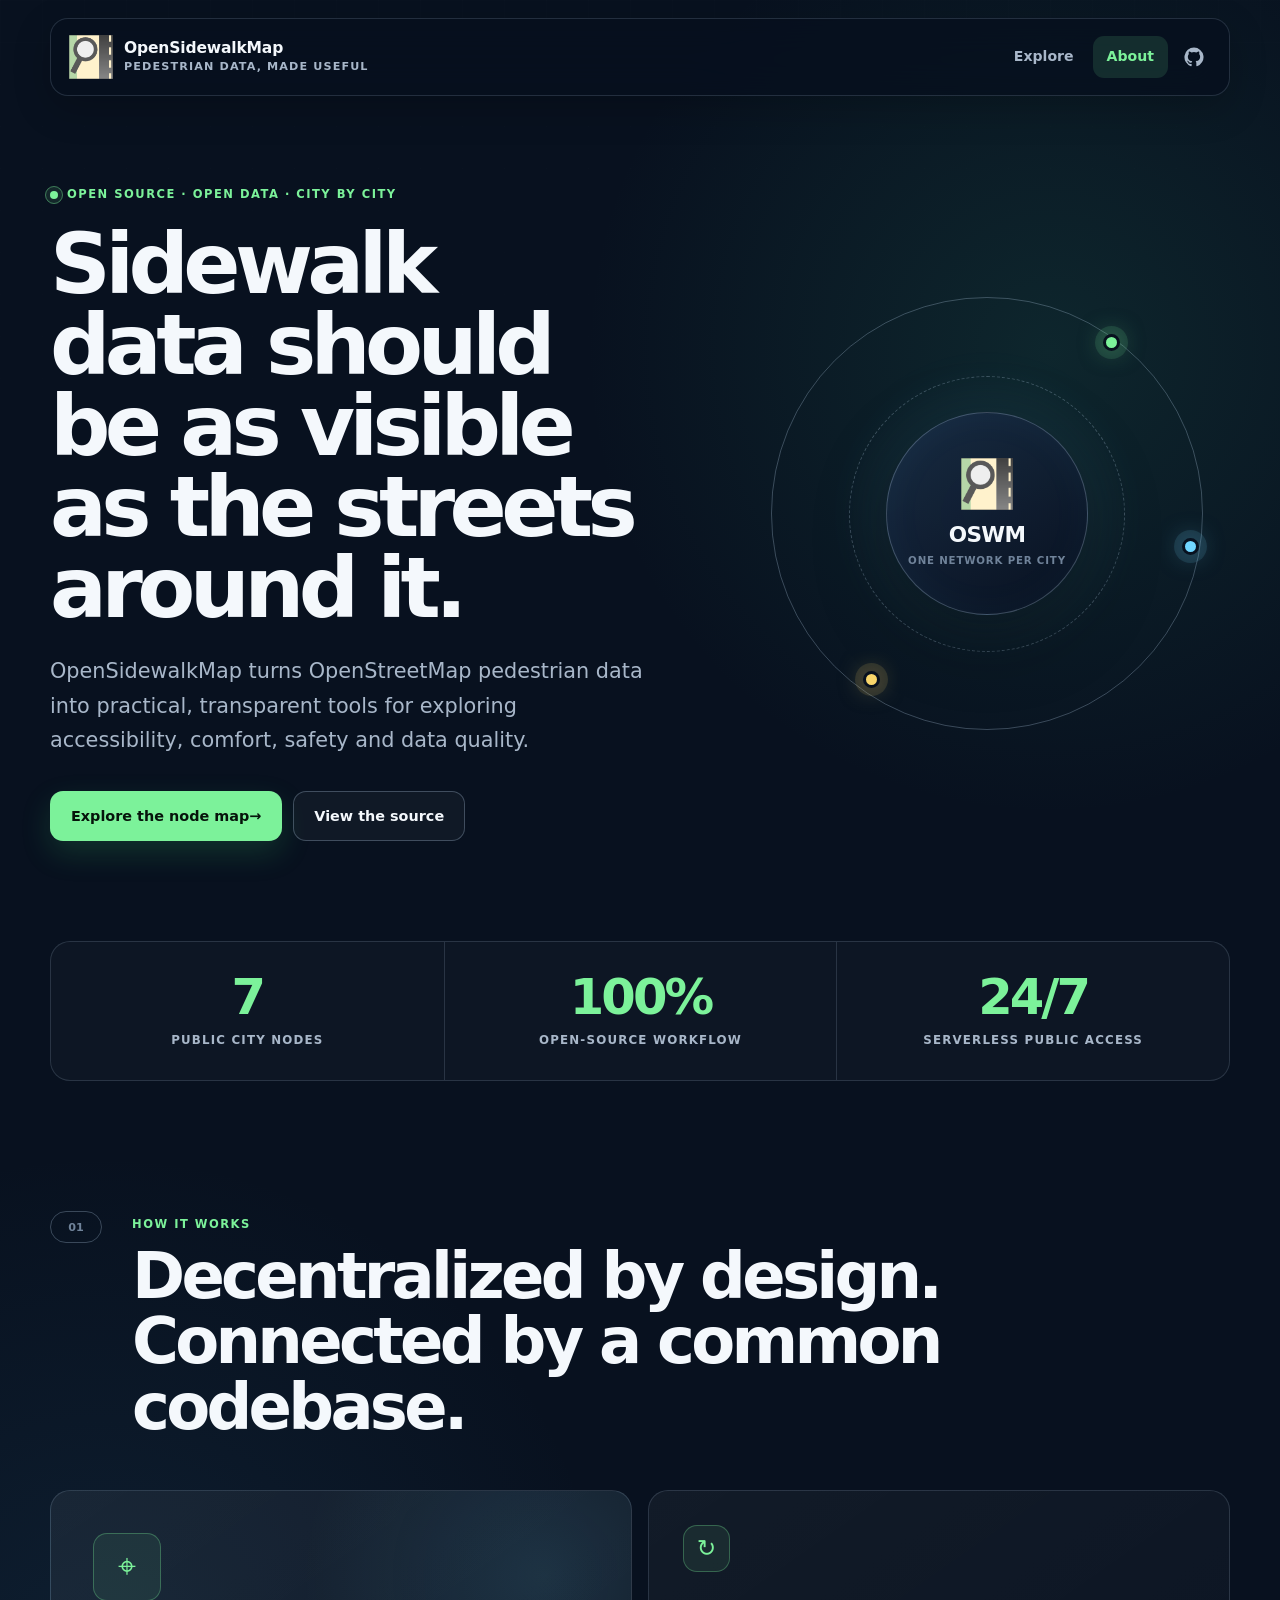
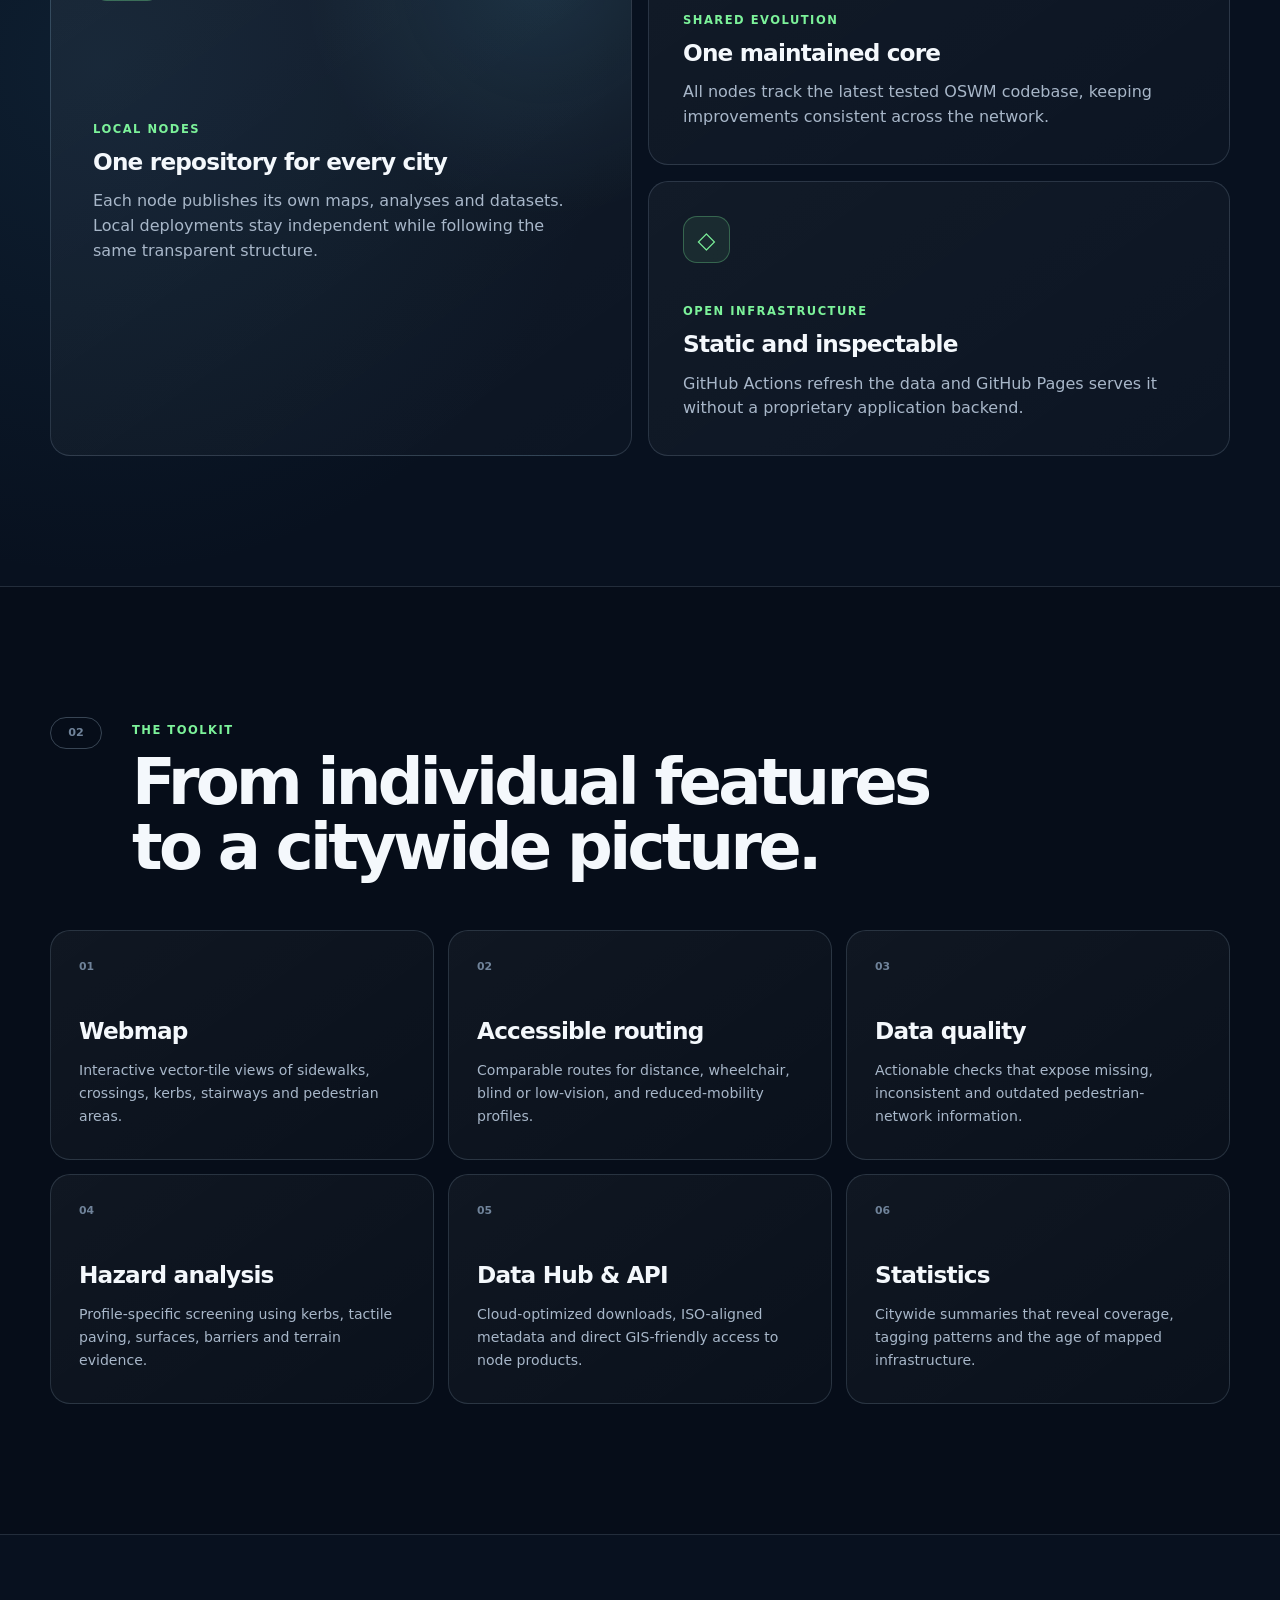
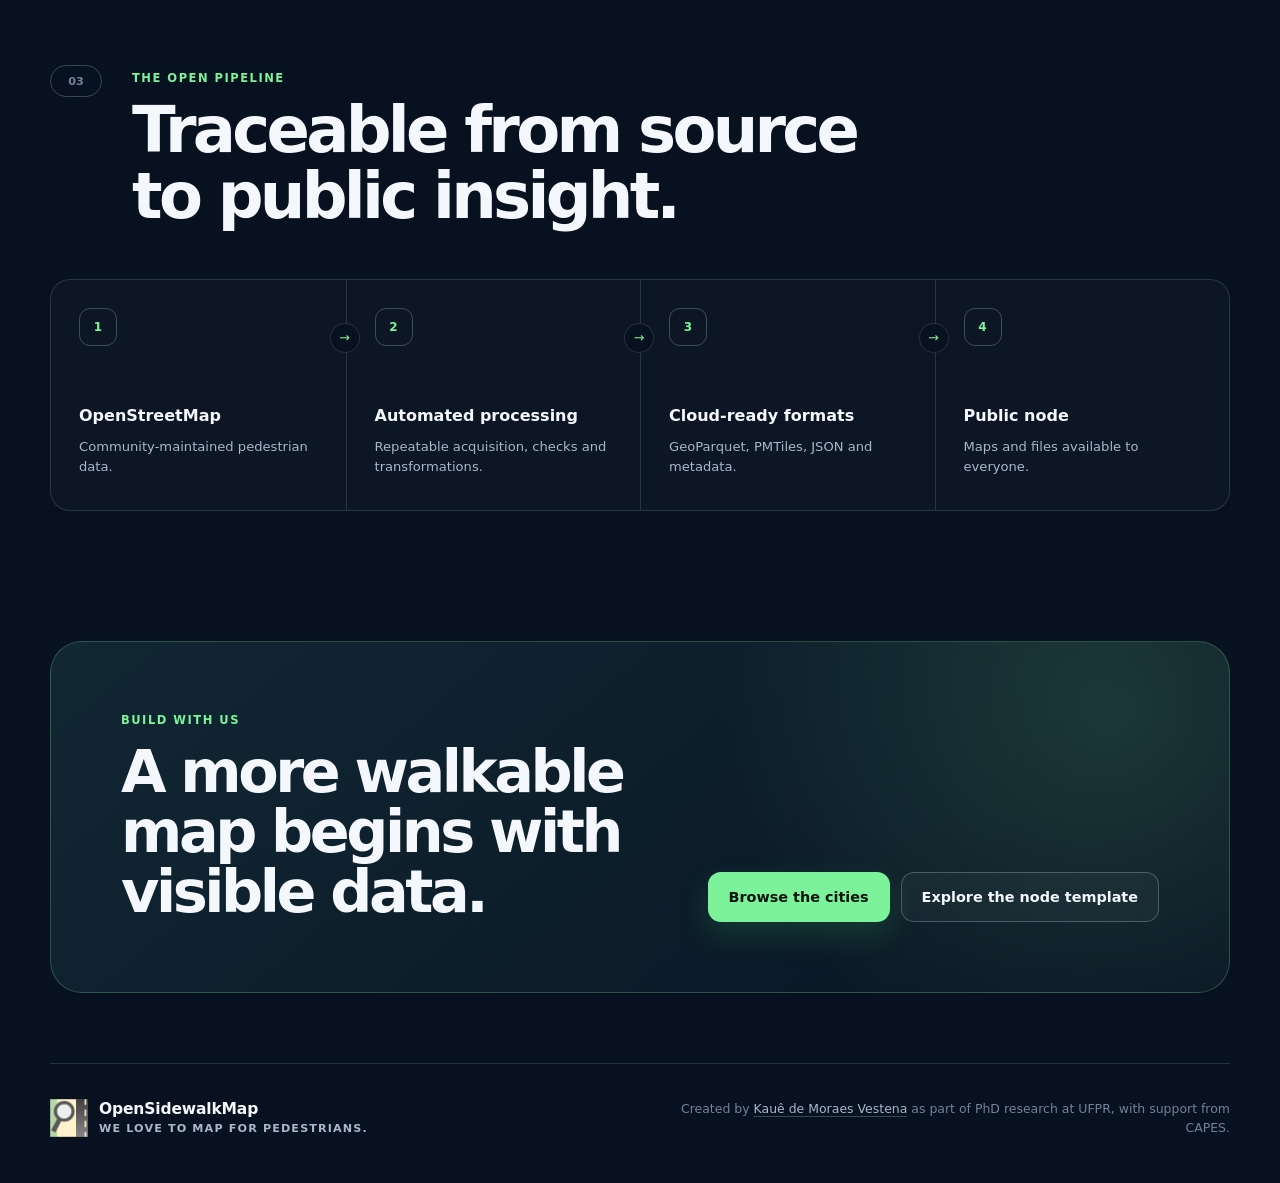
<file: about.html>
<!doctype html>
<html lang="en">
<head>
  <meta charset="utf-8">
  <meta name="viewport" content="width=device-width, initial-scale=1">
  <meta name="description" content="Learn how OpenSidewalkMap turns OpenStreetMap data into decentralized pedestrian-network tools for cities.">
  <meta name="theme-color" content="#08111f">
  <title>About | OpenSidewalkMap</title>
  <link rel="icon" type="image/png" href="assets/favicon_homepage.png">
  <link rel="stylesheet" href="assets/site.css">
</head>
<body class="about-page">
  <a class="skip-link" href="#about-main">Skip to the main content</a>

  <header class="site-header site-header--contained">
    <a class="brand" href="index.html" aria-label="OpenSidewalkMap global index">
      <img src="assets/project_logo.png" alt="" width="44" height="44">
      <span class="brand-copy">
        <strong>OpenSidewalkMap</strong>
        <span>Pedestrian data, made useful</span>
      </span>
    </a>
    <nav class="primary-nav" aria-label="Primary navigation">
      <a class="nav-link" href="index.html">Explore</a>
      <a class="nav-link nav-link--active" href="about.html" aria-current="page">About</a>
      <a class="nav-link nav-link--icon" href="https://github.com/kauevestena/opensidewalkmap" target="_blank" rel="noreferrer" aria-label="OpenSidewalkMap on GitHub">
        <svg viewBox="0 0 24 24" aria-hidden="true"><path d="M12 .7a11.5 11.5 0 0 0-3.64 22.4c.58.1.79-.25.79-.56v-2.24c-3.24.7-3.92-1.38-3.92-1.38-.53-1.35-1.3-1.7-1.3-1.7-1.06-.73.08-.72.08-.72 1.17.08 1.79 1.2 1.79 1.2 1.04 1.79 2.73 1.27 3.4.97.1-.76.4-1.27.74-1.56-2.59-.3-5.31-1.3-5.31-5.69 0-1.26.45-2.28 1.2-3.09-.12-.29-.52-1.47.11-3.05 0 0 .98-.31 3.16 1.18a10.98 10.98 0 0 1 5.76 0c2.2-1.49 3.17-1.18 3.17-1.18.63 1.58.23 2.76.11 3.05.75.81 1.2 1.83 1.2 3.09 0 4.4-2.73 5.38-5.33 5.67.42.36.79 1.07.79 2.17v3.28c0 .31.21.67.8.56A11.5 11.5 0 0 0 12 .7Z"/></svg>
      </a>
    </nav>
  </header>

  <main id="about-main">
    <section class="hero section-shell">
      <div class="hero-copy">
        <div class="eyebrow"><span class="pulse-dot" aria-hidden="true"></span> Open source · Open data · City by city</div>
        <h1>Sidewalk data should be as visible as the streets around it.</h1>
        <p>OpenSidewalkMap turns OpenStreetMap pedestrian data into practical, transparent tools for exploring accessibility, comfort, safety and data quality.</p>
        <div class="hero-actions">
          <a class="button button--primary" href="index.html">Explore the node map <span aria-hidden="true">→</span></a>
          <a class="button button--secondary" href="https://github.com/kauevestena/opensidewalkmap" target="_blank" rel="noreferrer">View the source</a>
        </div>
      </div>
      <div class="hero-visual" aria-hidden="true">
        <div class="orbit orbit--outer"></div>
        <div class="orbit orbit--inner"></div>
        <span class="orbit-node orbit-node--one"></span>
        <span class="orbit-node orbit-node--two"></span>
        <span class="orbit-node orbit-node--three"></span>
        <div class="visual-core">
          <img src="assets/project_logo.png" alt="">
          <strong>OSWM</strong>
          <span>One network per city</span>
        </div>
      </div>
    </section>

    <section class="metrics section-shell" aria-label="Project characteristics">
      <article><strong id="about-node-count">7</strong><span>public city nodes</span></article>
      <article><strong>100%</strong><span>open-source workflow</span></article>
      <article><strong>24/7</strong><span>serverless public access</span></article>
    </section>

    <section class="content-section section-shell">
      <div class="section-heading">
        <span class="section-index">01</span>
        <div>
          <p class="overline">How it works</p>
          <h2>Decentralized by design.<br>Connected by a common codebase.</h2>
        </div>
      </div>
      <div class="principle-grid">
        <article class="feature-card feature-card--large">
          <span class="card-icon" aria-hidden="true">⌖</span>
          <p class="overline">Local nodes</p>
          <h3>One repository for every city</h3>
          <p>Each node publishes its own maps, analyses and datasets. Local deployments stay independent while following the same transparent structure.</p>
        </article>
        <article class="feature-card">
          <span class="card-icon" aria-hidden="true">↻</span>
          <p class="overline">Shared evolution</p>
          <h3>One maintained core</h3>
          <p>All nodes track the latest tested OSWM codebase, keeping improvements consistent across the network.</p>
        </article>
        <article class="feature-card">
          <span class="card-icon" aria-hidden="true">◇</span>
          <p class="overline">Open infrastructure</p>
          <h3>Static and inspectable</h3>
          <p>GitHub Actions refresh the data and GitHub Pages serves it without a proprietary application backend.</p>
        </article>
      </div>
    </section>

    <section class="content-section content-section--tinted">
      <div class="section-shell">
        <div class="section-heading">
          <span class="section-index">02</span>
          <div>
            <p class="overline">The toolkit</p>
            <h2>From individual features<br>to a citywide picture.</h2>
          </div>
        </div>
        <div class="module-grid">
          <article class="module-card"><span>01</span><h3>Webmap</h3><p>Interactive vector-tile views of sidewalks, crossings, kerbs, stairways and pedestrian areas.</p></article>
          <article class="module-card"><span>02</span><h3>Accessible routing</h3><p>Comparable routes for distance, wheelchair, blind or low-vision, and reduced-mobility profiles.</p></article>
          <article class="module-card"><span>03</span><h3>Data quality</h3><p>Actionable checks that expose missing, inconsistent and outdated pedestrian-network information.</p></article>
          <article class="module-card"><span>04</span><h3>Hazard analysis</h3><p>Profile-specific screening using kerbs, tactile paving, surfaces, barriers and terrain evidence.</p></article>
          <article class="module-card"><span>05</span><h3>Data Hub & API</h3><p>Cloud-optimized downloads, ISO-aligned metadata and direct GIS-friendly access to node products.</p></article>
          <article class="module-card"><span>06</span><h3>Statistics</h3><p>Citywide summaries that reveal coverage, tagging patterns and the age of mapped infrastructure.</p></article>
        </div>
      </div>
    </section>

    <section class="content-section section-shell">
      <div class="section-heading">
        <span class="section-index">03</span>
        <div>
          <p class="overline">The open pipeline</p>
          <h2>Traceable from source<br>to public insight.</h2>
        </div>
      </div>
      <ol class="pipeline" aria-label="OpenSidewalkMap data pipeline">
        <li><span>1</span><div><strong>OpenStreetMap</strong><p>Community-maintained pedestrian data.</p></div></li>
        <li><span>2</span><div><strong>Automated processing</strong><p>Repeatable acquisition, checks and transformations.</p></div></li>
        <li><span>3</span><div><strong>Cloud-ready formats</strong><p>GeoParquet, PMTiles, JSON and metadata.</p></div></li>
        <li><span>4</span><div><strong>Public node</strong><p>Maps and files available to everyone.</p></div></li>
      </ol>
    </section>

    <section class="cta-section section-shell">
      <div>
        <p class="overline">Build with us</p>
        <h2>A more walkable map begins with visible data.</h2>
      </div>
      <div class="hero-actions">
        <a class="button button--primary" href="index.html">Browse the cities</a>
        <a class="button button--secondary" href="https://github.com/kauevestena/opensidewalkmap_beta" target="_blank" rel="noreferrer">Explore the node template</a>
      </div>
    </section>
  </main>

  <footer class="site-footer section-shell">
    <div class="brand brand--footer">
      <img src="assets/project_logo.png" alt="" width="38" height="38">
      <span class="brand-copy"><strong>OpenSidewalkMap</strong><span>We love to map for pedestrians.</span></span>
    </div>
    <p>Created by <a href="https://github.com/kauevestena" target="_blank" rel="noreferrer">Kauê de Moraes Vestena</a> as part of PhD research at UFPR, with support from CAPES.</p>
  </footer>

  <script>
    fetch('data/cities_data.csv')
      .then((response) => response.ok ? response.text() : Promise.reject(new Error('Registry unavailable')))
      .then((csv) => {
        const count = csv.trim().split(/\r?\n/).slice(1).filter(Boolean).length;
        document.getElementById('about-node-count').textContent = String(count);
      })
      .catch(() => {});
  </script>
</body>
</html>
</file>
<file: assets/site.css>
:root {
  --bg: #08111f;
  --bg-deep: #050b14;
  --surface: #101c2e;
  --surface-soft: #15243a;
  --surface-glass: rgba(10, 21, 36, 0.88);
  --line: rgba(188, 211, 235, 0.16);
  --line-strong: rgba(188, 211, 235, 0.28);
  --text: #f4f8fc;
  --muted: #a8b7c9;
  --quiet: #70839a;
  --accent: #7cf29a;
  --accent-deep: #38c967;
  --cyan: #70d6ff;
  --yellow: #f9d66b;
  --danger: #ff8f8f;
  --shadow: 0 24px 70px rgba(0, 0, 0, 0.34);
  --radius-sm: 12px;
  --radius: 20px;
  --radius-lg: 32px;
  --header-height: 78px;
  font-family: Inter, ui-sans-serif, system-ui, -apple-system, BlinkMacSystemFont, "Segoe UI", sans-serif;
  color-scheme: dark;
}

* {
  box-sizing: border-box;
}

html {
  scroll-behavior: smooth;
}

body {
  margin: 0;
  min-width: 320px;
  background: var(--bg);
  color: var(--text);
  font-size: 16px;
  line-height: 1.55;
  -webkit-font-smoothing: antialiased;
}

a {
  color: inherit;
  text-decoration: none;
}

button,
input {
  font: inherit;
}

button,
a {
  -webkit-tap-highlight-color: transparent;
}

:focus-visible {
  outline: 3px solid var(--yellow);
  outline-offset: 3px;
}

.skip-link {
  position: fixed;
  z-index: 10000;
  top: 10px;
  left: 10px;
  transform: translateY(-150%);
  padding: 10px 14px;
  border-radius: 9px;
  background: var(--text);
  color: var(--bg);
  font-weight: 800;
}

.skip-link:focus {
  transform: translateY(0);
}

.sr-only {
  position: absolute;
  width: 1px;
  height: 1px;
  padding: 0;
  margin: -1px;
  overflow: hidden;
  clip: rect(0, 0, 0, 0);
  white-space: nowrap;
  border: 0;
}

.site-header {
  display: flex;
  align-items: center;
  justify-content: space-between;
  min-height: var(--header-height);
  border: 1px solid var(--line);
  background: rgba(7, 16, 29, 0.8);
  box-shadow: 0 12px 38px rgba(0, 0, 0, 0.2);
  backdrop-filter: blur(18px) saturate(130%);
  -webkit-backdrop-filter: blur(18px) saturate(130%);
}

.site-header--floating {
  position: fixed;
  z-index: 20;
  top: 18px;
  left: 18px;
  right: 18px;
  padding: 10px 14px 10px 18px;
  border-radius: 18px;
}

.site-header--contained {
  position: relative;
  z-index: 20;
  width: min(1180px, calc(100% - 40px));
  margin: 18px auto 0;
  padding: 10px 14px 10px 18px;
  border-radius: 18px;
}

.brand {
  display: inline-flex;
  align-items: center;
  gap: 11px;
  min-width: 0;
}

.brand img {
  flex: 0 0 auto;
  object-fit: contain;
}

.brand-copy {
  display: flex;
  flex-direction: column;
  min-width: 0;
  line-height: 1.14;
}

.brand-copy strong {
  font-size: 0.97rem;
  letter-spacing: -0.01em;
}

.brand-copy span {
  margin-top: 4px;
  color: var(--muted);
  font-size: 0.7rem;
  font-weight: 700;
  letter-spacing: 0.1em;
  text-transform: uppercase;
}

.primary-nav {
  display: flex;
  align-items: center;
  gap: 5px;
}

.nav-link {
  display: inline-flex;
  align-items: center;
  justify-content: center;
  min-height: 42px;
  padding: 0 14px;
  border-radius: 11px;
  color: var(--muted);
  font-size: 0.88rem;
  font-weight: 700;
  transition: color 160ms ease, background 160ms ease, transform 160ms ease;
}

.nav-link:hover {
  background: rgba(255, 255, 255, 0.06);
  color: var(--text);
}

.nav-link--active {
  background: rgba(124, 242, 154, 0.12);
  color: var(--accent);
}

.nav-link--icon {
  width: 42px;
  padding: 0;
}

.nav-link--icon svg {
  width: 20px;
  fill: currentColor;
}

.eyebrow,
.overline {
  color: var(--accent);
  font-size: 0.72rem;
  font-weight: 800;
  letter-spacing: 0.13em;
  text-transform: uppercase;
}

.eyebrow {
  display: flex;
  align-items: center;
  gap: 9px;
}

.pulse-dot {
  position: relative;
  display: inline-block;
  width: 8px;
  height: 8px;
  border-radius: 50%;
  background: var(--accent);
  box-shadow: 0 0 0 5px rgba(124, 242, 154, 0.1);
}

.pulse-dot::after {
  content: "";
  position: absolute;
  inset: -5px;
  border: 1px solid rgba(124, 242, 154, 0.42);
  border-radius: inherit;
  animation: pulse 2.4s ease-out infinite;
}

@keyframes pulse {
  0% { transform: scale(0.7); opacity: 0.9; }
  70%, 100% { transform: scale(1.7); opacity: 0; }
}

/* Index map */

.map-page {
  height: 100vh;
  height: 100svh;
  overflow: hidden;
}

#map {
  position: fixed;
  inset: 0;
  background:
    radial-gradient(circle at 72% 30%, rgba(36, 88, 121, 0.34), transparent 32%),
    var(--bg-deep);
}

.map-wash {
  position: fixed;
  z-index: 2;
  inset: 0;
  pointer-events: none;
  background:
    linear-gradient(90deg, rgba(5, 11, 20, 0.28) 0%, transparent 52%),
    linear-gradient(180deg, rgba(5, 11, 20, 0.25) 0%, transparent 26%);
}

.map-page main {
  position: relative;
  z-index: 10;
  height: 100%;
  pointer-events: none;
}

.node-panel {
  position: absolute;
  top: 112px;
  left: 24px;
  width: min(420px, calc(100vw - 48px));
  min-height: 0;
  overflow: hidden;
  border: 1px solid var(--line);
  border-radius: var(--radius-lg);
  background: var(--surface-glass);
  box-shadow: var(--shadow);
  backdrop-filter: blur(22px) saturate(130%);
  -webkit-backdrop-filter: blur(22px) saturate(130%);
  pointer-events: auto;
  transition: width 180ms ease, box-shadow 180ms ease;
}

.node-panel[open] {
  bottom: 24px;
}

.node-panel:not([open]) {
  width: min(286px, calc(100vw - 48px));
}

.panel-toggle {
  display: flex;
  align-items: center;
  justify-content: space-between;
  gap: 18px;
  padding: 19px 22px;
  list-style: none;
  cursor: pointer;
  user-select: none;
}

.panel-toggle::-webkit-details-marker {
  display: none;
}

.panel-toggle:focus-visible {
  outline: 2px solid var(--accent);
  outline-offset: -3px;
  border-radius: inherit;
}

.panel-toggle__copy,
.panel-toggle__hint {
  display: block;
}

.panel-toggle__hint {
  margin-top: 6px;
  color: var(--text);
  font-size: 0.78rem;
  font-weight: 750;
}

.panel-toggle__hint--expanded,
.node-panel[open] .panel-toggle__hint--collapsed {
  display: none;
}

.node-panel[open] .panel-toggle__hint--expanded {
  display: block;
}

.panel-toggle__icon {
  flex: 0 0 auto;
  width: 20px;
  fill: none;
  stroke: var(--cyan);
  stroke-linecap: round;
  stroke-linejoin: round;
  stroke-width: 2;
  transition: transform 180ms ease;
}

.node-panel[open] .panel-toggle__icon {
  transform: rotate(180deg);
}

.node-panel__content {
  display: flex;
  flex-direction: column;
  height: calc(100% - 75px);
  min-height: 0;
  padding: 0 28px 28px;
}

.node-panel h1 {
  margin: 6px 0 10px;
  font-size: clamp(2.15rem, 4vw, 3.25rem);
  line-height: 0.98;
  letter-spacing: -0.055em;
}

.node-panel h1 span {
  color: var(--cyan);
}

.panel-intro {
  margin: 0;
  color: var(--muted);
  font-size: 0.92rem;
  line-height: 1.58;
}

.node-summary {
  display: flex;
  align-items: baseline;
  gap: 7px;
  margin: 19px 0 17px;
  color: var(--quiet);
  font-size: 0.72rem;
  font-weight: 750;
  letter-spacing: 0.04em;
  text-transform: uppercase;
}

.node-summary strong {
  color: var(--text);
  font-size: 1.28rem;
  line-height: 1;
  letter-spacing: -0.04em;
}

.summary-divider {
  width: 1px;
  height: 16px;
  margin: 0 3px;
  background: var(--line-strong);
}

.search-field {
  position: relative;
  display: flex;
  align-items: center;
  flex: 0 0 auto;
}

.search-field > svg {
  position: absolute;
  left: 15px;
  width: 19px;
  fill: none;
  stroke: var(--muted);
  stroke-linecap: round;
  stroke-width: 1.8;
  pointer-events: none;
}

.search-field input {
  width: 100%;
  height: 50px;
  padding: 0 43px;
  border: 1px solid var(--line);
  border-radius: 14px;
  outline: 0;
  background: rgba(255, 255, 255, 0.055);
  color: var(--text);
  transition: border 160ms ease, box-shadow 160ms ease, background 160ms ease;
}

.search-field input::placeholder {
  color: #7f91a6;
}

.search-field input:focus {
  border-color: rgba(124, 242, 154, 0.6);
  background: rgba(255, 255, 255, 0.08);
  box-shadow: 0 0 0 4px rgba(124, 242, 154, 0.09);
}

.clear-search {
  position: absolute;
  right: 8px;
  width: 34px;
  height: 34px;
  border: 0;
  border-radius: 9px;
  background: transparent;
  color: var(--muted);
  cursor: pointer;
  font-size: 1.35rem;
  line-height: 1;
}

.clear-search:hover {
  background: rgba(255, 255, 255, 0.07);
  color: var(--text);
}

.node-feedback {
  margin: 13px 2px 8px;
  color: var(--quiet);
  font-size: 0.78rem;
}

.node-feedback--error {
  color: var(--danger);
}

.node-list {
  display: flex;
  flex: 1 1 auto;
  flex-direction: column;
  gap: 8px;
  min-height: 0;
  padding-right: 4px;
  overflow-y: auto;
  overscroll-behavior: contain;
  scrollbar-color: var(--line-strong) transparent;
  scrollbar-width: thin;
}

.node-card {
  position: relative;
  display: grid;
  grid-template-columns: 1fr auto;
  align-items: center;
  gap: 12px;
  width: 100%;
  min-height: 64px;
  padding: 10px 10px 10px 12px;
  border: 1px solid transparent;
  border-radius: 14px;
  background: rgba(255, 255, 255, 0.035);
  color: var(--text);
  text-align: left;
  transition: border 160ms ease, background 160ms ease, transform 160ms ease;
}

.node-card:hover {
  transform: translateY(-1px);
  border-color: var(--line-strong);
  background: rgba(255, 255, 255, 0.07);
}

.node-card[data-selected="true"] {
  border-color: rgba(124, 242, 154, 0.45);
  background: rgba(124, 242, 154, 0.09);
}

.node-card__select {
  display: grid;
  grid-template-columns: auto 1fr;
  align-items: center;
  gap: 12px;
  min-width: 0;
  padding: 0;
  border: 0;
  background: transparent;
  color: inherit;
  text-align: left;
  cursor: pointer;
}

.node-card__marker {
  position: relative;
  width: 28px;
  height: 28px;
  border: 1px solid rgba(124, 242, 154, 0.42);
  border-radius: 50%;
  background: rgba(124, 242, 154, 0.08);
}

.node-card__marker::before {
  content: "";
  position: absolute;
  inset: 8px;
  border-radius: inherit;
  background: var(--accent);
  box-shadow: 0 0 13px rgba(124, 242, 154, 0.9);
}

.node-card__copy {
  min-width: 0;
}

.node-card__copy strong,
.node-card__copy span {
  display: block;
}

.node-card__copy strong {
  font-size: 0.95rem;
}

.node-card__copy span {
  margin-top: 2px;
  overflow: hidden;
  color: var(--quiet);
  font-size: 0.72rem;
  text-overflow: ellipsis;
  white-space: nowrap;
}

.node-card__open {
  display: inline-flex;
  align-items: center;
  justify-content: center;
  width: 38px;
  height: 38px;
  border-radius: 11px;
  background: rgba(255, 255, 255, 0.06);
  color: var(--muted);
  font-size: 1.1rem;
  transition: color 160ms ease, background 160ms ease;
}

.node-card__open:hover {
  background: var(--accent);
  color: var(--bg-deep);
}

.empty-state {
  padding: 26px 12px;
  color: var(--muted);
  text-align: center;
}

.panel-note {
  flex: 0 0 auto;
  margin: 12px 2px 0;
  color: var(--quiet);
  font-size: 0.7rem;
}

.map-key,
.map-error {
  position: fixed;
  z-index: 8;
  right: 18px;
  border: 1px solid var(--line);
  border-radius: 12px;
  background: rgba(7, 16, 29, 0.78);
  color: var(--muted);
  box-shadow: 0 10px 28px rgba(0, 0, 0, 0.2);
  backdrop-filter: blur(14px);
}

.map-key {
  bottom: 18px;
  display: flex;
  align-items: center;
  gap: 9px;
  padding: 9px 12px;
  font-size: 0.72rem;
  font-weight: 700;
}

.map-key__marker {
  width: 10px;
  height: 10px;
  border: 2px solid #092114;
  border-radius: 50%;
  background: var(--accent);
  box-shadow: 0 0 0 4px rgba(124, 242, 154, 0.16);
}

.map-error {
  bottom: 66px;
  max-width: 390px;
  padding: 12px 15px;
  color: var(--yellow);
  font-size: 0.78rem;
}

.map-error[hidden] {
  display: none;
}

.node-popup .maplibregl-popup-content {
  min-width: 210px;
  padding: 0;
  overflow: hidden;
  border: 1px solid var(--line-strong);
  border-radius: 15px;
  background: #101c2e;
  color: var(--text);
  box-shadow: var(--shadow);
}

.node-popup .maplibregl-popup-tip {
  border-top-color: #101c2e;
}

.node-popup .maplibregl-popup-close-button {
  top: 5px;
  right: 6px;
  width: 30px;
  height: 30px;
  border-radius: 8px;
  color: var(--muted);
  font-size: 1.3rem;
}

.popup-card {
  padding: 18px;
}

.popup-card .overline {
  margin: 0 0 5px;
  font-size: 0.62rem;
}

.popup-card h2 {
  margin: 0 0 14px;
  font-size: 1.25rem;
}

.popup-card a {
  display: inline-flex;
  align-items: center;
  gap: 7px;
  color: var(--accent);
  font-size: 0.82rem;
  font-weight: 800;
}

.maplibregl-ctrl-bottom-right {
  right: 10px;
  bottom: 62px;
}

.maplibregl-ctrl-group {
  overflow: hidden;
  border: 1px solid var(--line) !important;
  border-radius: 12px !important;
  background: rgba(7, 16, 29, 0.86) !important;
  box-shadow: 0 8px 24px rgba(0, 0, 0, 0.22) !important;
}

.maplibregl-ctrl-group button + button {
  border-top-color: var(--line) !important;
}

.maplibregl-ctrl button .maplibregl-ctrl-icon {
  filter: invert(1) opacity(0.8);
}

.maplibregl-ctrl-attrib {
  background: rgba(7, 16, 29, 0.72) !important;
  color: var(--quiet) !important;
}

.maplibregl-ctrl-attrib a {
  color: var(--muted) !important;
}

.noscript-message {
  position: fixed;
  z-index: 100;
  right: 20px;
  bottom: 20px;
  left: 20px;
  padding: 15px;
  border: 1px solid var(--line-strong);
  border-radius: 14px;
  background: var(--surface);
}

/* About page */

.about-page {
  min-height: 100vh;
  overflow-x: hidden;
  background:
    radial-gradient(circle at 82% 8%, rgba(40, 134, 108, 0.18), transparent 29rem),
    radial-gradient(circle at 8% 38%, rgba(49, 113, 153, 0.14), transparent 32rem),
    var(--bg);
}

.about-page::before {
  content: "";
  position: fixed;
  z-index: -1;
  inset: 0;
  opacity: 0.35;
  background-image:
    linear-gradient(rgba(255, 255, 255, 0.025) 1px, transparent 1px),
    linear-gradient(90deg, rgba(255, 255, 255, 0.025) 1px, transparent 1px);
  background-size: 42px 42px;
  mask-image: linear-gradient(to bottom, black, transparent 80%);
}

.section-shell {
  width: min(1180px, calc(100% - 40px));
  margin-right: auto;
  margin-left: auto;
}

.hero {
  display: grid;
  grid-template-columns: minmax(0, 1.1fr) minmax(340px, 0.9fr);
  align-items: center;
  gap: clamp(42px, 8vw, 100px);
  min-height: 700px;
  padding-top: 90px;
  padding-bottom: 100px;
}

.hero h1 {
  max-width: 780px;
  margin: 20px 0 25px;
  font-size: clamp(3rem, 6.6vw, 6.2rem);
  line-height: 0.96;
  letter-spacing: -0.067em;
}

.hero-copy > p:not(.overline) {
  max-width: 680px;
  margin: 0;
  color: var(--muted);
  font-size: clamp(1.08rem, 1.7vw, 1.3rem);
  line-height: 1.65;
}

.hero-actions {
  display: flex;
  flex-wrap: wrap;
  gap: 11px;
  margin-top: 34px;
}

.button {
  display: inline-flex;
  align-items: center;
  justify-content: center;
  min-height: 50px;
  padding: 0 20px;
  border: 1px solid transparent;
  border-radius: 13px;
  font-size: 0.9rem;
  font-weight: 800;
  transition: transform 160ms ease, background 160ms ease, border 160ms ease;
}

.button:hover {
  transform: translateY(-2px);
}

.button--primary {
  background: var(--accent);
  color: #06140b;
  box-shadow: 0 12px 30px rgba(56, 201, 103, 0.18);
}

.button--primary:hover {
  background: #95f7ad;
}

.button--secondary {
  border-color: var(--line-strong);
  background: rgba(255, 255, 255, 0.035);
  color: var(--text);
}

.button--secondary:hover {
  background: rgba(255, 255, 255, 0.075);
}

.hero-visual {
  position: relative;
  display: grid;
  width: min(100%, 460px);
  aspect-ratio: 1;
  place-items: center;
  margin: auto;
}

.hero-visual::before {
  content: "";
  position: absolute;
  inset: 15%;
  border-radius: 50%;
  background: radial-gradient(circle, rgba(112, 214, 255, 0.16), transparent 68%);
  filter: blur(12px);
}

.orbit {
  position: absolute;
  border: 1px solid var(--line-strong);
  border-radius: 50%;
}

.orbit--outer {
  inset: 3%;
  animation: spin 36s linear infinite;
}

.orbit--inner {
  inset: 20%;
  border-style: dashed;
  animation: spin 25s linear infinite reverse;
}

@keyframes spin {
  to { transform: rotate(360deg); }
}

.orbit-node {
  position: absolute;
  z-index: 2;
  width: 17px;
  height: 17px;
  border: 3px solid var(--bg);
  border-radius: 50%;
  background: var(--accent);
  box-shadow: 0 0 0 8px rgba(124, 242, 154, 0.12), 0 0 25px rgba(124, 242, 154, 0.5);
}

.orbit-node--one { top: 11%; right: 21%; }
.orbit-node--two { right: 4%; bottom: 41%; background: var(--cyan); box-shadow: 0 0 0 8px rgba(112, 214, 255, 0.12), 0 0 25px rgba(112, 214, 255, 0.5); }
.orbit-node--three { bottom: 12%; left: 23%; background: var(--yellow); box-shadow: 0 0 0 8px rgba(249, 214, 107, 0.12), 0 0 25px rgba(249, 214, 107, 0.5); }

.visual-core {
  position: relative;
  z-index: 3;
  display: flex;
  align-items: center;
  flex-direction: column;
  justify-content: center;
  width: 44%;
  aspect-ratio: 1;
  border: 1px solid var(--line-strong);
  border-radius: 50%;
  background: linear-gradient(145deg, rgba(25, 44, 68, 0.96), rgba(8, 17, 31, 0.98));
  box-shadow: var(--shadow), inset 0 0 40px rgba(112, 214, 255, 0.04);
}

.visual-core img {
  width: 52px;
  height: 52px;
  object-fit: contain;
}

.visual-core strong {
  margin-top: 8px;
  font-size: 1.35rem;
  letter-spacing: -0.03em;
}

.visual-core span {
  margin-top: 2px;
  color: var(--quiet);
  font-size: 0.64rem;
  font-weight: 750;
  letter-spacing: 0.08em;
  text-transform: uppercase;
}

.metrics {
  display: grid;
  grid-template-columns: repeat(3, 1fr);
  border: 1px solid var(--line);
  border-radius: var(--radius);
  background: rgba(255, 255, 255, 0.025);
}

.metrics article {
  display: flex;
  align-items: center;
  flex-direction: column;
  justify-content: center;
  min-height: 138px;
  padding: 24px;
  text-align: center;
}

.metrics article + article {
  border-left: 1px solid var(--line);
}

.metrics strong {
  color: var(--accent);
  font-size: clamp(2rem, 4vw, 3.1rem);
  line-height: 1;
  letter-spacing: -0.06em;
}

.metrics span {
  margin-top: 9px;
  color: var(--muted);
  font-size: 0.74rem;
  font-weight: 800;
  letter-spacing: 0.1em;
  text-transform: uppercase;
}

.content-section {
  padding-top: 130px;
  padding-bottom: 130px;
}

.content-section--tinted {
  border-top: 1px solid var(--line);
  border-bottom: 1px solid var(--line);
  background: rgba(5, 11, 20, 0.48);
}

.section-heading {
  display: grid;
  grid-template-columns: 62px 1fr;
  gap: 20px;
  align-items: start;
  margin-bottom: 50px;
}

.section-index {
  display: inline-flex;
  align-items: center;
  justify-content: center;
  width: 52px;
  height: 32px;
  border: 1px solid var(--line-strong);
  border-radius: 999px;
  color: var(--quiet);
  font-size: 0.7rem;
  font-weight: 800;
}

.section-heading .overline {
  margin: 5px 0 10px;
}

.section-heading h2,
.cta-section h2 {
  margin: 0;
  font-size: clamp(2.2rem, 5vw, 4.7rem);
  line-height: 1.02;
  letter-spacing: -0.058em;
}

.principle-grid {
  display: grid;
  grid-template-columns: repeat(2, 1fr);
  gap: 16px;
}

.feature-card,
.module-card {
  border: 1px solid var(--line);
  border-radius: var(--radius);
  background: linear-gradient(145deg, rgba(255, 255, 255, 0.045), rgba(255, 255, 255, 0.018));
  transition: transform 180ms ease, border 180ms ease, background 180ms ease;
}

.feature-card:hover,
.module-card:hover {
  transform: translateY(-3px);
  border-color: var(--line-strong);
  background: linear-gradient(145deg, rgba(255, 255, 255, 0.065), rgba(255, 255, 255, 0.025));
}

.feature-card {
  min-height: 260px;
  padding: 34px;
}

.feature-card--large {
  grid-row: span 2;
  min-height: 536px;
  padding: 42px;
  background:
    radial-gradient(circle at 85% 15%, rgba(112, 214, 255, 0.12), transparent 35%),
    linear-gradient(145deg, rgba(255, 255, 255, 0.055), rgba(255, 255, 255, 0.018));
}

.card-icon {
  display: inline-flex;
  align-items: center;
  justify-content: center;
  width: 47px;
  height: 47px;
  margin-bottom: 40px;
  border: 1px solid rgba(124, 242, 154, 0.3);
  border-radius: 14px;
  background: rgba(124, 242, 154, 0.08);
  color: var(--accent);
  font-size: 1.45rem;
}

.feature-card--large .card-icon {
  width: 68px;
  height: 68px;
  margin-bottom: 120px;
  font-size: 2rem;
}

.feature-card .overline {
  margin: 0 0 10px;
}

.feature-card h3,
.module-card h3 {
  margin: 0;
  font-size: 1.45rem;
  line-height: 1.15;
  letter-spacing: -0.035em;
}

.feature-card p:last-child,
.module-card p {
  margin: 14px 0 0;
  color: var(--muted);
}

.module-grid {
  display: grid;
  grid-template-columns: repeat(3, 1fr);
  gap: 14px;
}

.module-card {
  min-height: 230px;
  padding: 28px;
}

.module-card > span {
  display: block;
  margin-bottom: 42px;
  color: var(--quiet);
  font-size: 0.68rem;
  font-weight: 800;
}

.module-card p {
  font-size: 0.88rem;
  line-height: 1.65;
}

.pipeline {
  display: grid;
  grid-template-columns: repeat(4, 1fr);
  margin: 0;
  padding: 0;
  list-style: none;
  border: 1px solid var(--line);
  border-radius: var(--radius);
  overflow: hidden;
  background: rgba(255, 255, 255, 0.025);
}

.pipeline li {
  position: relative;
  min-height: 230px;
  padding: 28px;
}

.pipeline li + li {
  border-left: 1px solid var(--line);
}

.pipeline li:not(:last-child)::after {
  content: "→";
  position: absolute;
  z-index: 2;
  top: 43px;
  right: -14px;
  display: grid;
  width: 28px;
  height: 28px;
  border: 1px solid var(--line);
  border-radius: 50%;
  background: var(--bg);
  color: var(--accent);
  font-size: 0.8rem;
  place-items: center;
}

.pipeline li > span {
  display: grid;
  width: 38px;
  height: 38px;
  margin-bottom: 58px;
  border: 1px solid var(--line-strong);
  border-radius: 11px;
  color: var(--accent);
  font-size: 0.75rem;
  font-weight: 800;
  place-items: center;
}

.pipeline strong {
  font-size: 1rem;
}

.pipeline p {
  margin: 8px 0 0;
  color: var(--muted);
  font-size: 0.82rem;
}

.cta-section {
  display: flex;
  align-items: flex-end;
  justify-content: space-between;
  gap: 60px;
  margin-bottom: 70px;
  padding: 70px;
  border: 1px solid rgba(124, 242, 154, 0.24);
  border-radius: var(--radius-lg);
  background:
    radial-gradient(circle at 90% 20%, rgba(124, 242, 154, 0.14), transparent 35%),
    linear-gradient(140deg, rgba(19, 43, 54, 0.88), rgba(10, 21, 36, 0.96));
}

.cta-section h2 {
  max-width: 700px;
  font-size: clamp(2.3rem, 4.6vw, 4.3rem);
}

.cta-section .overline {
  margin: 0 0 12px;
}

.cta-section .hero-actions {
  flex: 0 0 auto;
  margin: 0;
}

.site-footer {
  display: flex;
  align-items: center;
  justify-content: space-between;
  gap: 50px;
  padding-top: 35px;
  padding-bottom: 45px;
  border-top: 1px solid var(--line);
  color: var(--quiet);
  font-size: 0.78rem;
}

.site-footer > p {
  max-width: 560px;
  margin: 0;
  text-align: right;
}

.site-footer a {
  color: var(--muted);
  text-decoration: underline;
  text-decoration-color: var(--line-strong);
  text-underline-offset: 3px;
}

.brand--footer .brand-copy strong {
  color: var(--text);
}

@media (max-width: 900px) {
  .hero {
    grid-template-columns: 1fr;
    min-height: auto;
    padding-top: 100px;
  }

  .hero-visual {
    width: min(78vw, 430px);
  }

  .module-grid {
    grid-template-columns: repeat(2, 1fr);
  }

  .pipeline {
    grid-template-columns: repeat(2, 1fr);
  }

  .pipeline li:nth-child(3) {
    border-left: 0;
    border-top: 1px solid var(--line);
  }

  .pipeline li:nth-child(4) {
    border-top: 1px solid var(--line);
  }

  .pipeline li:nth-child(2)::after {
    display: none;
  }

  .cta-section {
    align-items: flex-start;
    flex-direction: column;
    padding: 50px;
  }

  .site-footer {
    align-items: flex-start;
    flex-direction: column;
    gap: 24px;
  }

  .site-footer > p {
    text-align: left;
  }
}

@media (max-width: 680px) {
  :root {
    --header-height: 66px;
  }

  .site-header--floating {
    top: 9px;
    right: 9px;
    left: 9px;
    padding: 7px 8px 7px 11px;
  }

  .site-header--contained {
    width: calc(100% - 20px);
    margin-top: 10px;
    padding: 7px 8px 7px 11px;
  }

  .brand img {
    width: 38px;
    height: 38px;
  }

  .brand-copy strong {
    font-size: 0.84rem;
  }

  .brand-copy span {
    display: none;
  }

  .nav-link {
    min-height: 38px;
    padding: 0 10px;
    font-size: 0.8rem;
  }

  .nav-link--icon {
    width: 38px;
  }

  .map-page {
    overflow: hidden;
  }

  .node-panel {
    top: auto;
    right: 9px;
    bottom: 9px;
    left: 9px;
    width: auto;
    max-height: min(68vh, 610px);
    border-radius: 24px;
  }

  .node-panel:not([open]) {
    right: auto;
    width: min(286px, calc(100vw - 18px));
  }

  .panel-toggle {
    padding: 17px 19px;
  }

  .node-panel__content {
    height: auto;
    padding: 0 20px 20px;
  }

  .node-panel h1 {
    margin-top: 11px;
    font-size: 2.12rem;
  }

  .panel-intro {
    display: none;
  }

  .node-summary {
    margin: 13px 0 12px;
    font-size: 0.61rem;
  }

  .node-list {
    max-height: 164px;
  }

  .panel-note,
  .map-key,
  .maplibregl-ctrl-bottom-right {
    display: none;
  }

  .map-error {
    right: 14px;
    bottom: calc(min(68vh, 610px) + 22px);
    left: 14px;
    max-width: none;
  }

  .section-shell {
    width: calc(100% - 28px);
  }

  .hero {
    gap: 55px;
    padding-top: 78px;
    padding-bottom: 70px;
  }

  .hero h1 {
    font-size: clamp(2.8rem, 14vw, 4.6rem);
  }

  .metrics {
    grid-template-columns: 1fr;
  }

  .metrics article {
    min-height: 115px;
  }

  .metrics article + article {
    border-top: 1px solid var(--line);
    border-left: 0;
  }

  .content-section {
    padding-top: 90px;
    padding-bottom: 90px;
  }

  .section-heading {
    grid-template-columns: 1fr;
    gap: 16px;
    margin-bottom: 35px;
  }

  .section-heading h2 {
    font-size: 2.55rem;
  }

  .principle-grid,
  .module-grid,
  .pipeline {
    grid-template-columns: 1fr;
  }

  .feature-card--large {
    grid-row: auto;
    min-height: 350px;
    padding: 32px;
  }

  .feature-card--large .card-icon {
    margin-bottom: 70px;
  }

  .pipeline li + li,
  .pipeline li:nth-child(3),
  .pipeline li:nth-child(4) {
    border-top: 1px solid var(--line);
    border-left: 0;
  }

  .pipeline li::after {
    display: none !important;
  }

  .pipeline li {
    min-height: 190px;
  }

  .pipeline li > span {
    margin-bottom: 38px;
  }

  .cta-section {
    width: calc(100% - 28px);
    gap: 38px;
    margin-bottom: 45px;
    padding: 32px 24px;
  }

  .cta-section .hero-actions,
  .cta-section .button {
    width: 100%;
  }

  .site-footer {
    padding-bottom: 35px;
  }
}

@media (prefers-reduced-motion: reduce) {
  html {
    scroll-behavior: auto;
  }

  *,
  *::before,
  *::after {
    scroll-behavior: auto !important;
    animation-duration: 0.01ms !important;
    animation-iteration-count: 1 !important;
    transition-duration: 0.01ms !important;
  }
}
</file>
